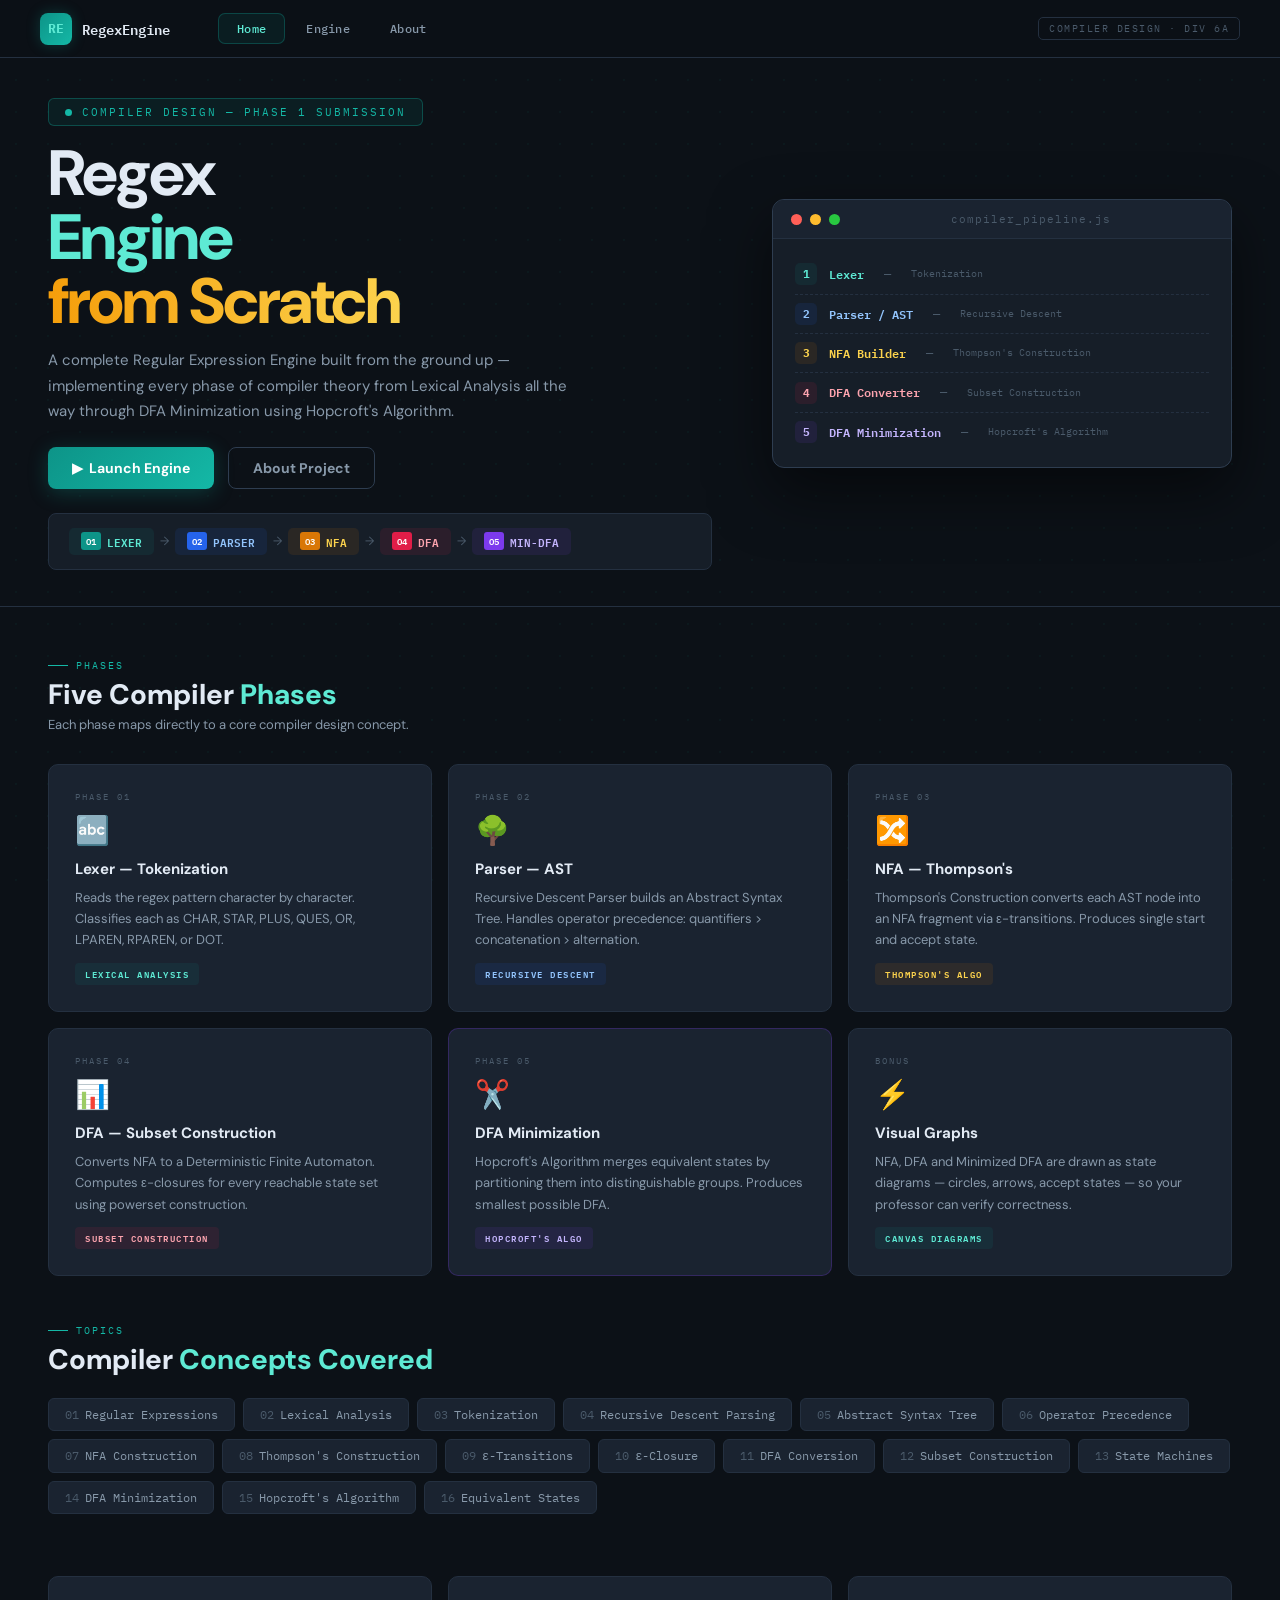
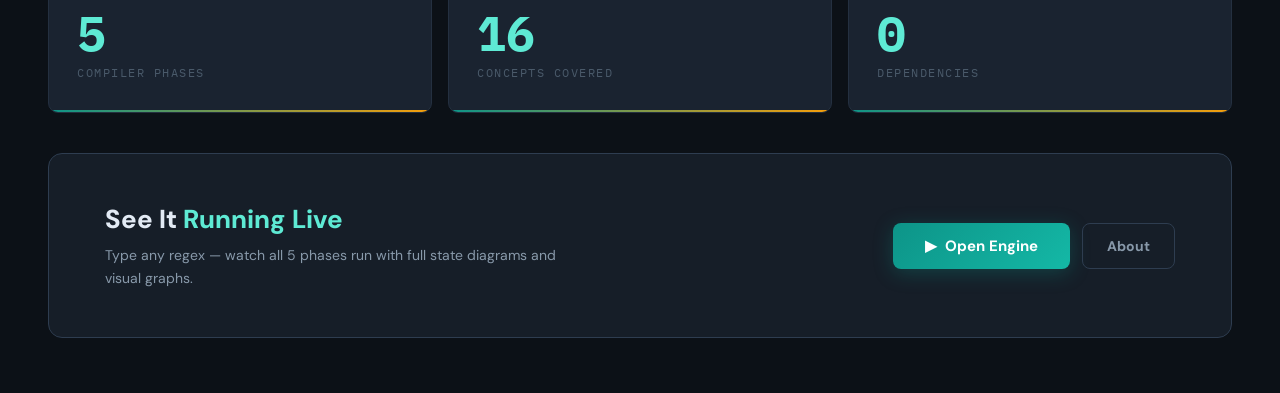
<file: index.html>
<!DOCTYPE html>
<html lang="en">
<head>
<meta charset="UTF-8"/>
<meta name="viewport" content="width=device-width,initial-scale=1.0"/>
<title>RegEx Engine — Home</title>
<link rel="stylesheet" href="style.css"/>
</head>
<body>

<nav>
  <a href="index.html" class="nav-logo"><div class="nav-icon"><span class="nav-icon-text">RE</span></div>RegexEngine</a>
  <div class="nav-links">
    <a href="index.html"  class="nav-btn act">Home</a>
    <a href="engine.html" class="nav-btn">Engine</a>
    <a href="about.html"  class="nav-btn">About</a>
  </div>
  <div class="nav-right"><span class="nav-tag">COMPILER DESIGN · DIV 6A</span></div>
</nav>

<div class="page-wrap">

  <!-- HERO -->
  <div class="wrap">
  <div class="hero-wrap">
    <div>
      <div class="hero-eyebrow ad"><span class="eyebrow-dot"></span>COMPILER DESIGN — PHASE 1 SUBMISSION</div>
      <h1 class="hero-title ad d1"><span class="t1">Regex</span><br/><span class="t2">Engine</span><br/><span class="t3">from Scratch</span></h1>
      <p class="hero-desc ad d2">A complete Regular Expression Engine built from the ground up — implementing every phase of compiler theory from Lexical Analysis all the way through DFA Minimization using Hopcroft's Algorithm.</p>
      <div class="hero-actions ad d3">
        <a href="engine.html" class="btn btn-teal">▶ &nbsp;Launch Engine</a>
        <a href="about.html"  class="btn btn-ghost">About Project</a>
      </div>
      <div class="pipe-row ad d4">
        <div class="pipe-pill" style="background:var(--tealbg);color:var(--teal3)"><span style="font-family:var(--mono);font-size:9px;background:var(--teal);color:#fff;padding:1px 5px;border-radius:3px">01</span>LEXER</div>
        <span class="pipe-arrow">→</span>
        <div class="pipe-pill" style="background:var(--bluebg);color:var(--blue3)"><span style="font-family:var(--mono);font-size:9px;background:var(--blue);color:#fff;padding:1px 5px;border-radius:3px">02</span>PARSER</div>
        <span class="pipe-arrow">→</span>
        <div class="pipe-pill" style="background:var(--amberbg);color:var(--amber3)"><span style="font-family:var(--mono);font-size:9px;background:var(--amber);color:#fff;padding:1px 5px;border-radius:3px">03</span>NFA</div>
        <span class="pipe-arrow">→</span>
        <div class="pipe-pill" style="background:var(--rosebg);color:var(--rose3)"><span style="font-family:var(--mono);font-size:9px;background:var(--rose);color:#fff;padding:1px 5px;border-radius:3px">04</span>DFA</div>
        <span class="pipe-arrow">→</span>
        <div class="pipe-pill" style="background:var(--violetbg);color:var(--violet3)"><span style="font-family:var(--mono);font-size:9px;background:var(--violet);color:#fff;padding:1px 5px;border-radius:3px">05</span>MIN-DFA</div>
      </div>
    </div>
    <div class="hero-terminal ad d2">
      <div class="term-bar">
        <div class="term-dot" style="background:#ff5f57"></div>
        <div class="term-dot" style="background:#febc2e"></div>
        <div class="term-dot" style="background:#28c840"></div>
        <span class="term-title">compiler_pipeline.js</span>
      </div>
      <div class="term-body">
        <div class="tl"><div class="tl-step" style="background:var(--tealbg);color:var(--teal3)">1</div><span class="tl-name" style="color:var(--teal3)">Lexer</span><span style="color:var(--muted);margin:0 8px">—</span><span class="tl-algo">Tokenization</span></div>
        <div class="tl-sep"></div>
        <div class="tl"><div class="tl-step" style="background:var(--bluebg);color:var(--blue3)">2</div><span class="tl-name" style="color:var(--blue3)">Parser / AST</span><span style="color:var(--muted);margin:0 8px">—</span><span class="tl-algo">Recursive Descent</span></div>
        <div class="tl-sep"></div>
        <div class="tl"><div class="tl-step" style="background:var(--amberbg);color:var(--amber3)">3</div><span class="tl-name" style="color:var(--amber3)">NFA Builder</span><span style="color:var(--muted);margin:0 8px">—</span><span class="tl-algo">Thompson's Construction</span></div>
        <div class="tl-sep"></div>
        <div class="tl"><div class="tl-step" style="background:var(--rosebg);color:var(--rose3)">4</div><span class="tl-name" style="color:var(--rose3)">DFA Converter</span><span style="color:var(--muted);margin:0 8px">—</span><span class="tl-algo">Subset Construction</span></div>
        <div class="tl-sep"></div>
        <div class="tl"><div class="tl-step" style="background:var(--violetbg);color:var(--violet3)">5</div><span class="tl-name" style="color:var(--violet3)">DFA Minimization</span><span style="color:var(--muted);margin:0 8px">—</span><span class="tl-algo">Hopcroft's Algorithm</span></div>
      </div>
    </div>
  </div>
  </div>

  <!-- FEATURES -->
  <div class="home-features"><div class="wrap">
    <div class="sec-tag">PHASES</div>
    <div class="sec-head">Five Compiler <em>Phases</em></div>
    <p class="sec-sub">Each phase maps directly to a core compiler design concept.</p>
    <div class="feat-grid">
      <div class="feat-card ar d1" style="--cl:var(--teal2)"><div class="feat-step">PHASE 01</div><div class="feat-icon">🔤</div><div class="feat-name">Lexer — Tokenization</div><div class="feat-desc">Reads the regex pattern character by character. Classifies each as CHAR, STAR, PLUS, QUES, OR, LPAREN, RPAREN, or DOT.</div><div class="feat-chip" style="background:var(--tealbg);color:var(--teal3)">LEXICAL ANALYSIS</div></div>
      <div class="feat-card ar d2" style="--cl:var(--blue2)"><div class="feat-step">PHASE 02</div><div class="feat-icon">🌳</div><div class="feat-name">Parser — AST</div><div class="feat-desc">Recursive Descent Parser builds an Abstract Syntax Tree. Handles operator precedence: quantifiers > concatenation > alternation.</div><div class="feat-chip" style="background:var(--bluebg);color:var(--blue3)">RECURSIVE DESCENT</div></div>
      <div class="feat-card ar d3" style="--cl:var(--amber2)"><div class="feat-step">PHASE 03</div><div class="feat-icon">🔀</div><div class="feat-name">NFA — Thompson's</div><div class="feat-desc">Thompson's Construction converts each AST node into an NFA fragment via ε-transitions. Produces single start and accept state.</div><div class="feat-chip" style="background:var(--amberbg);color:var(--amber3)">THOMPSON'S ALGO</div></div>
      <div class="feat-card ar d4" style="--cl:var(--rose2)"><div class="feat-step">PHASE 04</div><div class="feat-icon">📊</div><div class="feat-name">DFA — Subset Construction</div><div class="feat-desc">Converts NFA to a Deterministic Finite Automaton. Computes ε-closures for every reachable state set using powerset construction.</div><div class="feat-chip" style="background:var(--rosebg);color:var(--rose3)">SUBSET CONSTRUCTION</div></div>
      <div class="feat-card ar d5" style="--cl:var(--violet2);border-color:rgba(124,58,237,.25)"><div class="feat-step">PHASE 05</div><div class="feat-icon">✂️</div><div class="feat-name">DFA Minimization</div><div class="feat-desc">Hopcroft's Algorithm merges equivalent states by partitioning them into distinguishable groups. Produces smallest possible DFA.</div><div class="feat-chip" style="background:var(--violetbg);color:var(--violet3)">HOPCROFT'S ALGO</div></div>
      <div class="feat-card ar d6" style="--cl:var(--teal2)"><div class="feat-step">BONUS</div><div class="feat-icon">⚡</div><div class="feat-name">Visual Graphs</div><div class="feat-desc">NFA, DFA and Minimized DFA are drawn as state diagrams — circles, arrows, accept states — so your professor can verify correctness.</div><div class="feat-chip" style="background:var(--tealbg);color:var(--teal3)">CANVAS DIAGRAMS</div></div>
    </div>
  </div></div>

  <!-- CONCEPTS -->
  <div class="home-concepts"><div class="wrap">
    <div class="sec-tag">TOPICS</div>
    <div class="sec-head">Compiler <em>Concepts Covered</em></div>
    <div class="concept-cloud ar">
      <span class="concept-tag"><span class="n">01</span>Regular Expressions</span>
      <span class="concept-tag"><span class="n">02</span>Lexical Analysis</span>
      <span class="concept-tag"><span class="n">03</span>Tokenization</span>
      <span class="concept-tag"><span class="n">04</span>Recursive Descent Parsing</span>
      <span class="concept-tag"><span class="n">05</span>Abstract Syntax Tree</span>
      <span class="concept-tag"><span class="n">06</span>Operator Precedence</span>
      <span class="concept-tag"><span class="n">07</span>NFA Construction</span>
      <span class="concept-tag"><span class="n">08</span>Thompson's Construction</span>
      <span class="concept-tag"><span class="n">09</span>ε-Transitions</span>
      <span class="concept-tag"><span class="n">10</span>ε-Closure</span>
      <span class="concept-tag"><span class="n">11</span>DFA Conversion</span>
      <span class="concept-tag"><span class="n">12</span>Subset Construction</span>
      <span class="concept-tag"><span class="n">13</span>State Machines</span>
      <span class="concept-tag"><span class="n">14</span>DFA Minimization</span>
      <span class="concept-tag"><span class="n">15</span>Hopcroft's Algorithm</span>
      <span class="concept-tag"><span class="n">16</span>Equivalent States</span>
    </div>
  </div></div>

  <!-- STATS -->
  <div class="home-stats"><div class="wrap">
    <div class="stat-row ar">
      <div class="stat-box"><div class="stat-val">5</div><div class="stat-lbl">COMPILER PHASES</div></div>
      <div class="stat-box"><div class="stat-val">16</div><div class="stat-lbl">CONCEPTS COVERED</div></div>
      <div class="stat-box"><div class="stat-val">0</div><div class="stat-lbl">DEPENDENCIES</div></div>
    </div>
  </div></div>

  <!-- CTA -->
  <div class="home-cta"><div class="wrap">
    <div class="cta-inner ar">
      <div class="cta-text">
        <h2>See It <em>Running Live</em></h2>
        <p>Type any regex — watch all 5 phases run with full state diagrams and visual graphs.</p>
      </div>
      <div class="cta-btns">
        <a href="engine.html" class="btn btn-teal" style="font-size:15px;padding:13px 32px">▶ &nbsp;Open Engine</a>
        <a href="about.html"  class="btn btn-ghost">About</a>
      </div>
    </div>
  </div></div>

</div>
<script src="nav.js"></script>
</body>
</html>
</file>
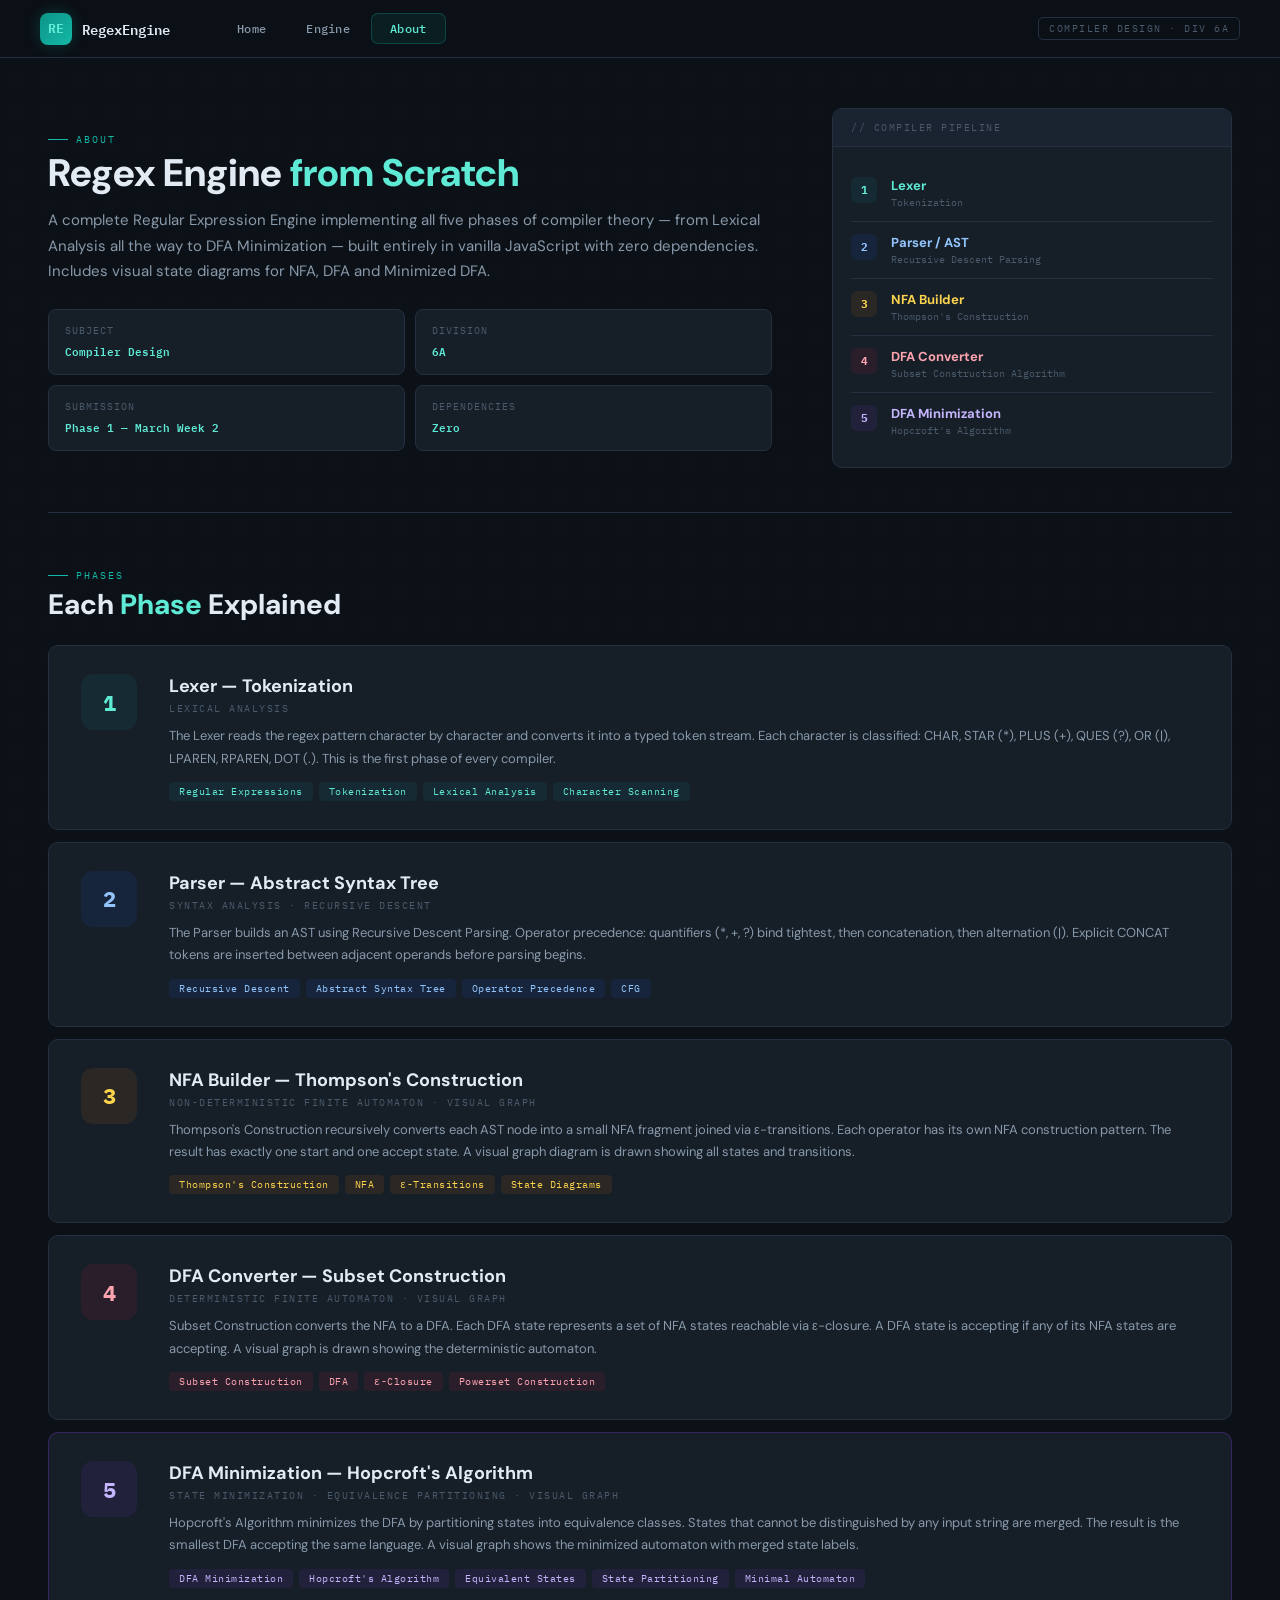
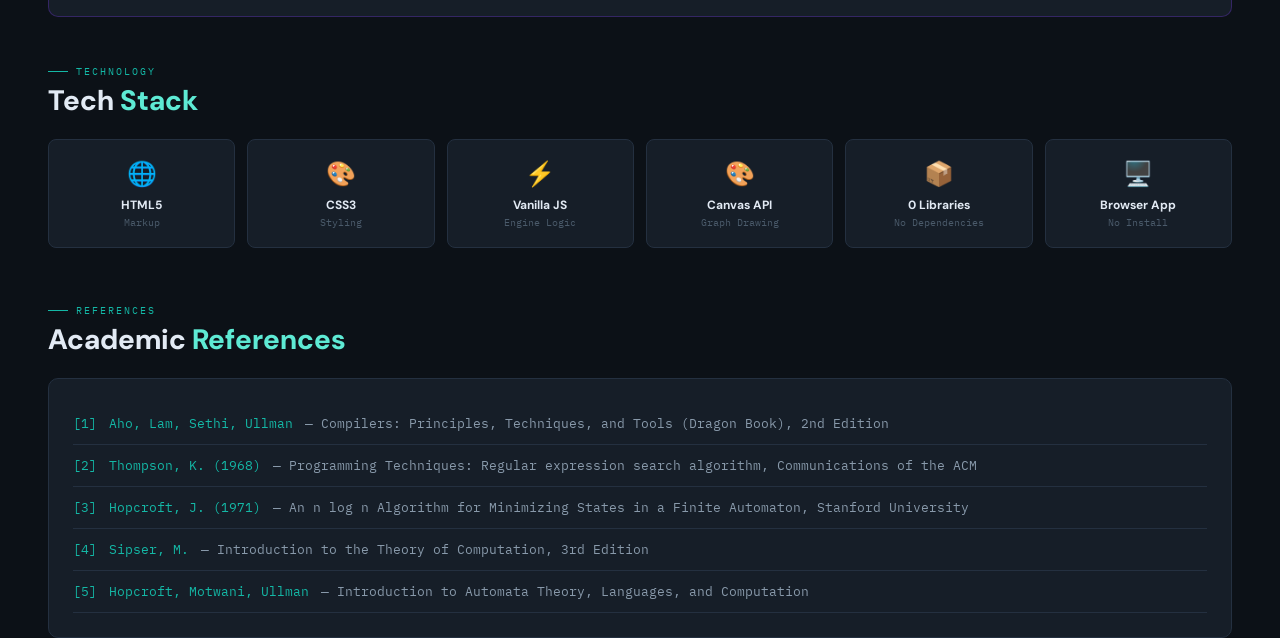
<file: about.html>
<!DOCTYPE html>
<html lang="en">
<head>
<meta charset="UTF-8"/>
<meta name="viewport" content="width=device-width,initial-scale=1.0"/>
<title>RegEx Engine — About</title>
<link rel="stylesheet" href="style.css"/>
</head>
<body>

<nav>
  <a href="index.html" class="nav-logo"><div class="nav-icon"><span class="nav-icon-text">RE</span></div>RegexEngine</a>
  <div class="nav-links">
    <a href="index.html"  class="nav-btn">Home</a>
    <a href="engine.html" class="nav-btn">Engine</a>
    <a href="about.html"  class="nav-btn act">About</a>
  </div>
  <div class="nav-right"><span class="nav-tag">COMPILER DESIGN · DIV 6A</span></div>
</nav>

<div class="page-wrap">
<div class="wrap">

  <!-- ABOUT HERO -->
  <div class="about-hero">
    <div>
      <div class="sec-tag">ABOUT</div>
      <h1 class="ah-title">Regex Engine <em>from Scratch</em></h1>
      <p class="ah-desc">A complete Regular Expression Engine implementing all five phases of compiler theory — from Lexical Analysis all the way to DFA Minimization — built entirely in vanilla JavaScript with zero dependencies. Includes visual state diagrams for NFA, DFA and Minimized DFA.</p>
      <div class="meta-grid">
        <div class="meta-item"><div class="meta-key">SUBJECT</div><div class="meta-val">Compiler Design</div></div>
        <div class="meta-item"><div class="meta-key">DIVISION</div><div class="meta-val">6A</div></div>
        <div class="meta-item"><div class="meta-key">SUBMISSION</div><div class="meta-val">Phase 1 — March Week 2</div></div>
        <div class="meta-item"><div class="meta-key">DEPENDENCIES</div><div class="meta-val">Zero</div></div>
      </div>
    </div>
    <div class="pipeline-visual">
      <div class="pv-head">// COMPILER PIPELINE</div>
      <div class="pv-body">
        <div class="pv-step"><div class="pv-num" style="background:var(--tealbg);color:var(--teal3)">1</div><div><div class="pv-name" style="color:var(--teal3)">Lexer</div><div class="pv-algo">Tokenization</div></div></div>
        <div class="pv-step"><div class="pv-num" style="background:var(--bluebg);color:var(--blue3)">2</div><div><div class="pv-name" style="color:var(--blue3)">Parser / AST</div><div class="pv-algo">Recursive Descent Parsing</div></div></div>
        <div class="pv-step"><div class="pv-num" style="background:var(--amberbg);color:var(--amber3)">3</div><div><div class="pv-name" style="color:var(--amber3)">NFA Builder</div><div class="pv-algo">Thompson's Construction</div></div></div>
        <div class="pv-step"><div class="pv-num" style="background:var(--rosebg);color:var(--rose3)">4</div><div><div class="pv-name" style="color:var(--rose3)">DFA Converter</div><div class="pv-algo">Subset Construction Algorithm</div></div></div>
        <div class="pv-step"><div class="pv-num" style="background:var(--violetbg);color:var(--violet3)">5</div><div><div class="pv-name" style="color:var(--violet3)">DFA Minimization</div><div class="pv-algo">Hopcroft's Algorithm</div></div></div>
      </div>
    </div>
  </div>

  <!-- PHASE BREAKDOWN -->
  <div class="sec-tag">PHASES</div>
  <div class="sec-head" style="margin-bottom:24px">Each <em>Phase</em> Explained</div>

  <div class="ph-card">
    <div class="ph-num" style="background:var(--tealbg);color:var(--teal3)">1</div>
    <div><h3>Lexer — Tokenization</h3><div class="algo">LEXICAL ANALYSIS</div>
    <p>The Lexer reads the regex pattern character by character and converts it into a typed token stream. Each character is classified: CHAR, STAR (*), PLUS (+), QUES (?), OR (|), LPAREN, RPAREN, DOT (.). This is the first phase of every compiler.</p>
    <div class="tag-row"><span class="ctag" style="background:var(--tealbg);color:var(--teal3)">Regular Expressions</span><span class="ctag" style="background:var(--tealbg);color:var(--teal3)">Tokenization</span><span class="ctag" style="background:var(--tealbg);color:var(--teal3)">Lexical Analysis</span><span class="ctag" style="background:var(--tealbg);color:var(--teal3)">Character Scanning</span></div>
    </div>
  </div>

  <div class="ph-card">
    <div class="ph-num" style="background:var(--bluebg);color:var(--blue3)">2</div>
    <div><h3>Parser — Abstract Syntax Tree</h3><div class="algo">SYNTAX ANALYSIS · RECURSIVE DESCENT</div>
    <p>The Parser builds an AST using Recursive Descent Parsing. Operator precedence: quantifiers (*, +, ?) bind tightest, then concatenation, then alternation (|). Explicit CONCAT tokens are inserted between adjacent operands before parsing begins.</p>
    <div class="tag-row"><span class="ctag" style="background:var(--bluebg);color:var(--blue3)">Recursive Descent</span><span class="ctag" style="background:var(--bluebg);color:var(--blue3)">Abstract Syntax Tree</span><span class="ctag" style="background:var(--bluebg);color:var(--blue3)">Operator Precedence</span><span class="ctag" style="background:var(--bluebg);color:var(--blue3)">CFG</span></div>
    </div>
  </div>

  <div class="ph-card">
    <div class="ph-num" style="background:var(--amberbg);color:var(--amber3)">3</div>
    <div><h3>NFA Builder — Thompson's Construction</h3><div class="algo">NON-DETERMINISTIC FINITE AUTOMATON · VISUAL GRAPH</div>
    <p>Thompson's Construction recursively converts each AST node into a small NFA fragment joined via ε-transitions. Each operator has its own NFA construction pattern. The result has exactly one start and one accept state. A visual graph diagram is drawn showing all states and transitions.</p>
    <div class="tag-row"><span class="ctag" style="background:var(--amberbg);color:var(--amber3)">Thompson's Construction</span><span class="ctag" style="background:var(--amberbg);color:var(--amber3)">NFA</span><span class="ctag" style="background:var(--amberbg);color:var(--amber3)">ε-Transitions</span><span class="ctag" style="background:var(--amberbg);color:var(--amber3)">State Diagrams</span></div>
    </div>
  </div>

  <div class="ph-card">
    <div class="ph-num" style="background:var(--rosebg);color:var(--rose3)">4</div>
    <div><h3>DFA Converter — Subset Construction</h3><div class="algo">DETERMINISTIC FINITE AUTOMATON · VISUAL GRAPH</div>
    <p>Subset Construction converts the NFA to a DFA. Each DFA state represents a set of NFA states reachable via ε-closure. A DFA state is accepting if any of its NFA states are accepting. A visual graph is drawn showing the deterministic automaton.</p>
    <div class="tag-row"><span class="ctag" style="background:var(--rosebg);color:var(--rose3)">Subset Construction</span><span class="ctag" style="background:var(--rosebg);color:var(--rose3)">DFA</span><span class="ctag" style="background:var(--rosebg);color:var(--rose3)">ε-Closure</span><span class="ctag" style="background:var(--rosebg);color:var(--rose3)">Powerset Construction</span></div>
    </div>
  </div>

  <div class="ph-card" style="border-color:rgba(124,58,237,.3)">
    <div class="ph-num" style="background:var(--violetbg);color:var(--violet3)">5</div>
    <div><h3>DFA Minimization — Hopcroft's Algorithm</h3><div class="algo">STATE MINIMIZATION · EQUIVALENCE PARTITIONING · VISUAL GRAPH</div>
    <p>Hopcroft's Algorithm minimizes the DFA by partitioning states into equivalence classes. States that cannot be distinguished by any input string are merged. The result is the smallest DFA accepting the same language. A visual graph shows the minimized automaton with merged state labels.</p>
    <div class="tag-row"><span class="ctag" style="background:var(--violetbg);color:var(--violet3)">DFA Minimization</span><span class="ctag" style="background:var(--violetbg);color:var(--violet3)">Hopcroft's Algorithm</span><span class="ctag" style="background:var(--violetbg);color:var(--violet3)">Equivalent States</span><span class="ctag" style="background:var(--violetbg);color:var(--violet3)">State Partitioning</span><span class="ctag" style="background:var(--violetbg);color:var(--violet3)">Minimal Automaton</span></div>
    </div>
  </div>

  <!-- TECH STACK -->
  <div class="sec-tag" style="margin-top:36px">TECHNOLOGY</div>
  <div class="sec-head" style="margin-bottom:22px">Tech <em>Stack</em></div>
  <div class="tech-grid">
    <div class="tech-card"><div class="tech-ic">🌐</div><div class="tech-nm">HTML5</div><div class="tech-ds">Markup</div></div>
    <div class="tech-card"><div class="tech-ic">🎨</div><div class="tech-nm">CSS3</div><div class="tech-ds">Styling</div></div>
    <div class="tech-card"><div class="tech-ic">⚡</div><div class="tech-nm">Vanilla JS</div><div class="tech-ds">Engine Logic</div></div>
    <div class="tech-card"><div class="tech-ic">🎨</div><div class="tech-nm">Canvas API</div><div class="tech-ds">Graph Drawing</div></div>
    <div class="tech-card"><div class="tech-ic">📦</div><div class="tech-nm">0 Libraries</div><div class="tech-ds">No Dependencies</div></div>
    <div class="tech-card"><div class="tech-ic">🖥️</div><div class="tech-nm">Browser App</div><div class="tech-ds">No Install</div></div>
  </div>

  <!-- REFERENCES -->
  <div class="sec-tag">REFERENCES</div>
  <div class="sec-head" style="margin-bottom:22px">Academic <em>References</em></div>
  <div class="card" style="background:var(--surface)">
    <ul class="ref-list">
      <li><span class="ref-n">[1]</span><span>Aho, Lam, Sethi, Ullman</span> — Compilers: Principles, Techniques, and Tools (Dragon Book), 2nd Edition</li>
      <li><span class="ref-n">[2]</span><span>Thompson, K. (1968)</span> — Programming Techniques: Regular expression search algorithm, Communications of the ACM</li>
      <li><span class="ref-n">[3]</span><span>Hopcroft, J. (1971)</span> — An n log n Algorithm for Minimizing States in a Finite Automaton, Stanford University</li>
      <li><span class="ref-n">[4]</span><span>Sipser, M.</span> — Introduction to the Theory of Computation, 3rd Edition</li>
      <li><span class="ref-n">[5]</span><span>Hopcroft, Motwani, Ullman</span> — Introduction to Automata Theory, Languages, and Computation</li>
    </ul>
  </div>

</div>
</div>
<script src="nav.js"></script>
</body>
</html>
</file>
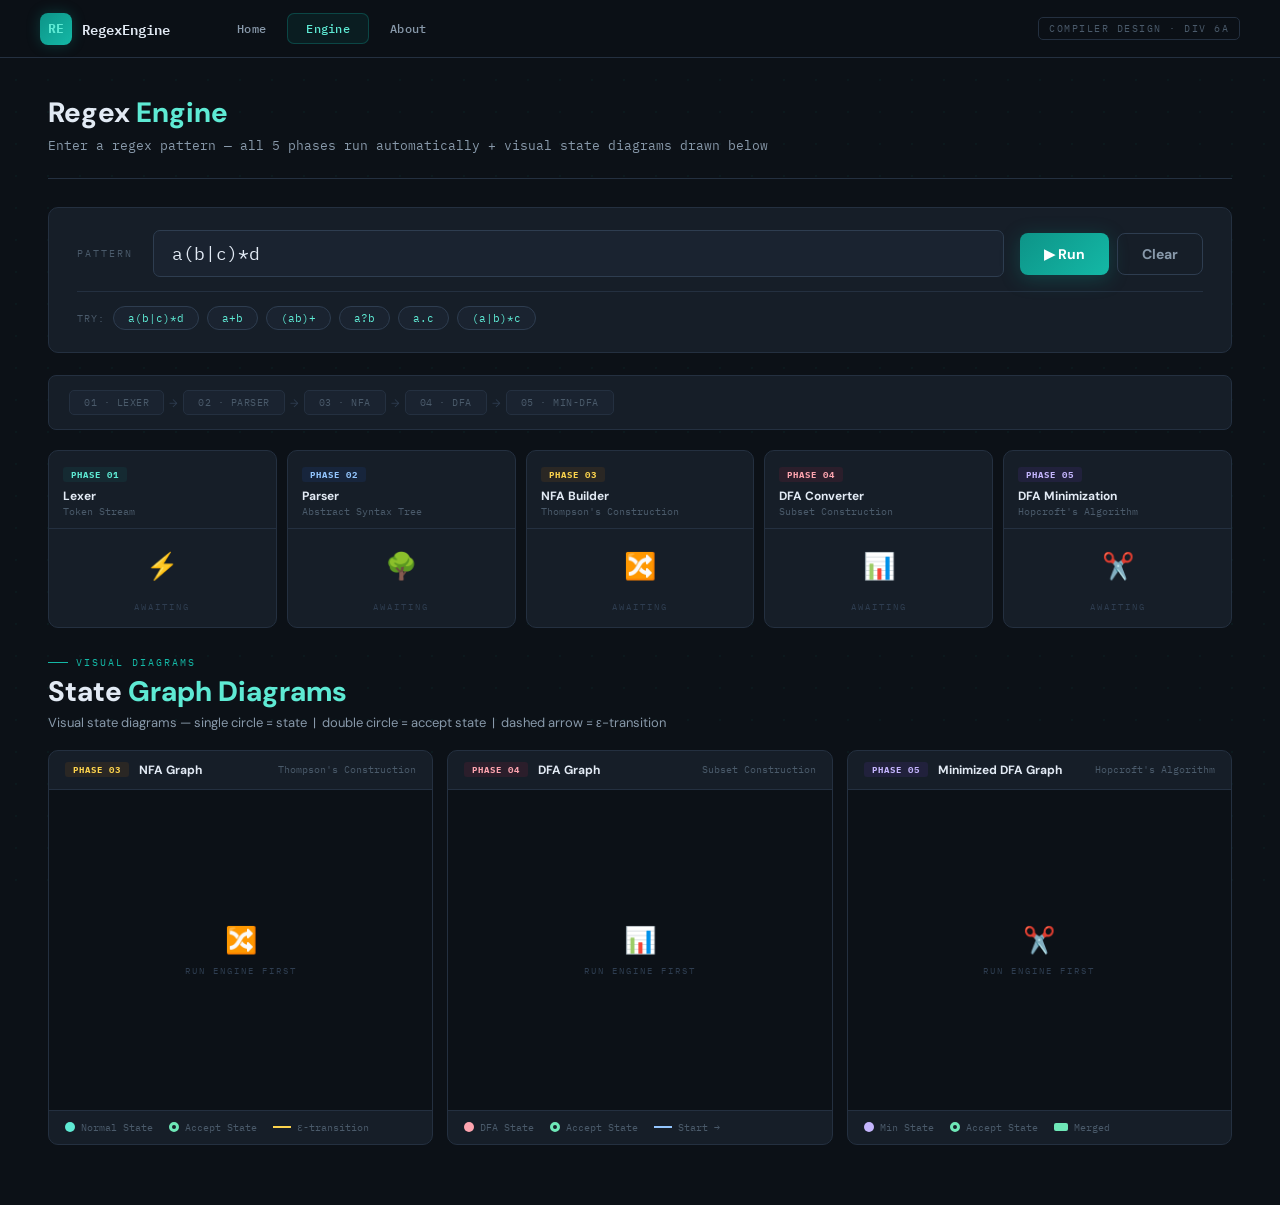
<file: engine.html>
<!DOCTYPE html>
<html lang="en">
<head>
<meta charset="UTF-8"/>
<meta name="viewport" content="width=device-width,initial-scale=1.0"/>
<title>RegEx Engine — Engine</title>
<link rel="stylesheet" href="style.css"/>
</head>
<body>

<nav>
  <a href="index.html" class="nav-logo"><div class="nav-icon"><span class="nav-icon-text">RE</span></div>RegexEngine</a>
  <div class="nav-links">
    <a href="index.html"  class="nav-btn">Home</a>
    <a href="engine.html" class="nav-btn act">Engine</a>
    <a href="about.html"  class="nav-btn">About</a>
  </div>
  <div class="nav-right"><span class="nav-tag">COMPILER DESIGN · DIV 6A</span></div>
</nav>

<div class="page-wrap">
<div class="wrap">

  <div class="eng-header">
    <h1>Regex <em>Engine</em></h1>
    <p>Enter a regex pattern — all 5 phases run automatically + visual state diagrams drawn below</p>
  </div>

  <!-- INPUT BAR -->
  <div class="inp-bar">
    <div class="inp-top">
      <span class="inp-label">PATTERN</span>
      <input class="inp-field" id="patIn" type="text" value="a(b|c)*d" spellcheck="false" placeholder="Enter regex pattern…"/>
      <div class="inp-actions">
        <button class="btn btn-teal" onclick="go()">▶ Run</button>
        <button class="btn btn-ghost" onclick="clearAll()">Clear</button>
      </div>
    </div>
    <div class="ex-strip">
      <span class="ex-lbl">TRY:</span>
      <span class="ex-chip" onclick="load('a(b|c)*d')">a(b|c)*d</span>
      <span class="ex-chip" onclick="load('a+b')">a+b</span>
      <span class="ex-chip" onclick="load('(ab)+')"> (ab)+</span>
      <span class="ex-chip" onclick="load('a?b')">a?b</span>
      <span class="ex-chip" onclick="load('a.c')">a.c</span>
      <span class="ex-chip" onclick="load('(a|b)*c')">(a|b)*c</span>
    </div>
  </div>

  <!-- PIPELINE PROGRESS BAR -->
  <div class="prog-bar">
    <div class="prog-step" id="ps1">01 · LEXER</div><div class="prog-arr">→</div>
    <div class="prog-step" id="ps2">02 · PARSER</div><div class="prog-arr">→</div>
    <div class="prog-step" id="ps3">03 · NFA</div><div class="prog-arr">→</div>
    <div class="prog-step" id="ps4">04 · DFA</div><div class="prog-arr">→</div>
    <div class="prog-step" id="ps5">05 · MIN-DFA</div>
  </div>

  <!-- 5 PHASE PANELS -->
  <div class="phases-grid">
    <div class="phase-panel pp1">
      <div class="pp-head"><div class="pp-badge">PHASE 01</div><div class="pp-title">Lexer</div><div class="pp-sub">Token Stream</div></div>
      <div class="pp-body" id="o-tok"><div class="empty-ph"><div class="ei">⚡</div><div class="et">AWAITING</div></div></div>
    </div>
    <div class="phase-panel pp2">
      <div class="pp-head"><div class="pp-badge">PHASE 02</div><div class="pp-title">Parser</div><div class="pp-sub">Abstract Syntax Tree</div></div>
      <div class="pp-body" id="o-ast"><div class="empty-ph"><div class="ei">🌳</div><div class="et">AWAITING</div></div></div>
    </div>
    <div class="phase-panel pp3">
      <div class="pp-head"><div class="pp-badge">PHASE 03</div><div class="pp-title">NFA Builder</div><div class="pp-sub">Thompson's Construction</div></div>
      <div class="pp-body" id="o-nfa"><div class="empty-ph"><div class="ei">🔀</div><div class="et">AWAITING</div></div></div>
    </div>
    <div class="phase-panel pp4">
      <div class="pp-head"><div class="pp-badge">PHASE 04</div><div class="pp-title">DFA Converter</div><div class="pp-sub">Subset Construction</div></div>
      <div class="pp-body" id="o-dfa"><div class="empty-ph"><div class="ei">📊</div><div class="et">AWAITING</div></div></div>
    </div>
    <div class="phase-panel pp5">
      <div class="pp-head"><div class="pp-badge">PHASE 05</div><div class="pp-title">DFA Minimization</div><div class="pp-sub">Hopcroft's Algorithm</div></div>
      <div class="pp-body" id="o-min"><div class="empty-ph"><div class="ei">✂️</div><div class="et">AWAITING</div></div></div>
    </div>
  </div>

  <!-- VISUAL GRAPH DIAGRAMS -->
  <div class="graph-section">
    <div style="margin-bottom:16px;">
      <div class="sec-tag">VISUAL DIAGRAMS</div>
      <div class="sec-head">State <em>Graph Diagrams</em></div>
      <p class="sec-sub" style="margin-top:4px;">Visual state diagrams — single circle = state &nbsp;|&nbsp; double circle = accept state &nbsp;|&nbsp; dashed arrow = ε-transition</p>
    </div>
    <div class="graph-grid">

      <!-- NFA GRAPH -->
      <div class="graph-card">
        <div class="graph-head">
          <div class="graph-badge gb-nfa">PHASE 03</div>
          <span class="graph-title">NFA Graph</span>
          <span class="graph-sub">Thompson's Construction</span>
        </div>
        <div class="graph-canvas-wrap">
          <canvas class="graph-cv" id="cv-nfa"></canvas>
          <div class="empty-ph" id="eg-nfa" style="position:absolute;inset:0;display:flex;">
            <div class="ei">🔀</div><div class="et">RUN ENGINE FIRST</div>
          </div>
        </div>
        <div class="graph-legend">
          <div class="gl-item"><div class="gl-dot" style="background:#5eead4"></div>Normal State</div>
          <div class="gl-item"><div class="gl-dot" style="background:transparent;border:3px solid #6ee7b7"></div>Accept State</div>
          <div class="gl-item"><div class="gl-dot" style="background:#fcd34d;border-radius:0;width:18px;height:2px;margin:4px 0"></div>ε-transition</div>
        </div>
      </div>

      <!-- DFA GRAPH -->
      <div class="graph-card">
        <div class="graph-head">
          <div class="graph-badge gb-dfa">PHASE 04</div>
          <span class="graph-title">DFA Graph</span>
          <span class="graph-sub">Subset Construction</span>
        </div>
        <div class="graph-canvas-wrap">
          <canvas class="graph-cv" id="cv-dfa"></canvas>
          <div class="empty-ph" id="eg-dfa" style="position:absolute;inset:0;display:flex;">
            <div class="ei">📊</div><div class="et">RUN ENGINE FIRST</div>
          </div>
        </div>
        <div class="graph-legend">
          <div class="gl-item"><div class="gl-dot" style="background:#fda4af"></div>DFA State</div>
          <div class="gl-item"><div class="gl-dot" style="background:transparent;border:3px solid #6ee7b7"></div>Accept State</div>
          <div class="gl-item"><div class="gl-dot" style="background:#93c5fd;border-radius:0;width:18px;height:2px;margin:4px 0"></div>Start →</div>
        </div>
      </div>

      <!-- MIN DFA GRAPH -->
      <div class="graph-card">
        <div class="graph-head">
          <div class="graph-badge gb-min">PHASE 05</div>
          <span class="graph-title">Minimized DFA Graph</span>
          <span class="graph-sub">Hopcroft's Algorithm</span>
        </div>
        <div class="graph-canvas-wrap">
          <canvas class="graph-cv" id="cv-min"></canvas>
          <div class="empty-ph" id="eg-min" style="position:absolute;inset:0;display:flex;">
            <div class="ei">✂️</div><div class="et">RUN ENGINE FIRST</div>
          </div>
        </div>
        <div class="graph-legend">
          <div class="gl-item"><div class="gl-dot" style="background:#c4b5fd"></div>Min State</div>
          <div class="gl-item"><div class="gl-dot" style="background:transparent;border:3px solid #6ee7b7"></div>Accept State</div>
          <div class="gl-item"><div class="gl-dot" style="background:#6ee7b7;border-radius:2px;width:14px;height:8px"></div>Merged</div>
        </div>
      </div>

    </div>
  </div>

</div>
</div>

<script src="engine.js"></script>
<script src="nav.js"></script>
<script>
function setStep(n) {
  for (let i=1;i<=5;i++) {
    const el=document.getElementById('ps'+i);
    if      (i<n)  el.className='prog-step done';
    else if (i===n) el.className='prog-step active';
    else            el.className='prog-step';
  }
}
function clearAll() {
  [['o-tok','⚡'],['o-ast','🌳'],['o-nfa','🔀'],['o-dfa','📊'],['o-min','✂️']].forEach(([id,ic])=>
    document.getElementById(id).innerHTML=`<div class="empty-ph"><div class="ei">${ic}</div><div class="et">AWAITING</div></div>`
  );
  for (let i=1;i<=5;i++) document.getElementById('ps'+i).className='prog-step';
  ['eg-nfa','eg-dfa','eg-min'].forEach(id=>document.getElementById(id).style.display='flex');
}
function load(p) { document.getElementById('patIn').value=p; go(); }
function go() {
  const pat=document.getElementById('patIn').value.trim();
  if (!pat) return;
  clearAll();
  try {
    let d=0;
    [1,2,3,4,5].forEach(n=>{ setTimeout(()=>setStep(n),d); d+=110; });
    setTimeout(()=>{ for(let i=1;i<=5;i++) document.getElementById('ps'+i).className='prog-step done'; }, d);
    const {tokens,ast,nfa,nfaInfo,alpha,dfa,min} = runEngine(pat);
    document.getElementById('o-tok').innerHTML = renderTokens(tokens,pat);
    document.getElementById('o-ast').innerHTML = renderAST(ast,pat);
    document.getElementById('o-nfa').innerHTML = renderNFA(nfa,nfaInfo);
    document.getElementById('o-dfa').innerHTML = renderDFA(dfa,alpha);
    document.getElementById('o-min').innerHTML = renderMin(min,dfa);
    // Draw visual graphs after DOM updates
    setTimeout(()=>drawAllGraphs(nfa,nfaInfo,dfa,min), 120);
  } catch(e) {
    document.getElementById('o-tok').innerHTML=`<div style="color:#fda4af;font-size:11px">⚠ Error: ${esc(e.message)}</div>`;
  }
}
document.addEventListener('DOMContentLoaded',()=>{
  document.getElementById('patIn').addEventListener('keydown',e=>{ if(e.key==='Enter') go(); });
});
</script>
</body>
</html>
</file>
<file: style.css>
/* ═══════════════════════════════════════════════
   REGEX ENGINE — Shared Stylesheet
   Theme: Deep Teal + Amber on Dark Slate
═══════════════════════════════════════════════ */
@import url('https://fonts.googleapis.com/css2?family=IBM+Plex+Mono:wght@300;400;500;600;700&family=DM+Sans:wght@300;400;500;600;700;800&display=swap');

:root {
  --bg:#0c1117; --bg2:#111820; --surface:#161e28; --card:#1a2330; --card2:#1f2a3a;
  --border:#243040; --border2:#2e3d50;
  --teal:#0d9488; --teal2:#14b8a6; --teal3:#5eead4;
  --tealbg:rgba(13,148,136,0.1); --tealglow:rgba(13,148,136,0.3);
  --amber:#d97706; --amber2:#f59e0b; --amber3:#fcd34d; --amberbg:rgba(217,119,6,0.1);
  --blue:#2563eb; --blue2:#3b82f6; --blue3:#93c5fd; --bluebg:rgba(37,99,235,0.1);
  --rose:#e11d48; --rose2:#f43f5e; --rose3:#fda4af; --rosebg:rgba(225,29,72,0.1);
  --green:#059669; --green2:#10b981; --green3:#6ee7b7; --greenbg:rgba(5,150,105,0.1);
  --violet:#7c3aed; --violet2:#8b5cf6; --violet3:#c4b5fd; --violetbg:rgba(124,58,237,0.1);
  --text:#e2eaf4; --text2:#8899aa; --muted:#4a5a6a;
  --mono:'IBM Plex Mono',monospace; --sans:'DM Sans',sans-serif;
  --nav:58px; --r:10px;
}

*,*::before,*::after { margin:0; padding:0; box-sizing:border-box; }
html { scroll-behavior:smooth; font-size:15px; }
body { background:var(--bg); color:var(--text); font-family:var(--sans); min-height:100vh; overflow-x:hidden; }
body::after { content:''; position:fixed; inset:0; background-image:radial-gradient(circle,rgba(13,148,136,0.06) 1px,transparent 1px); background-size:32px 32px; pointer-events:none; z-index:0; }

/* ── NAV ── */
nav { position:fixed; top:0; left:0; right:0; z-index:300; height:var(--nav); background:rgba(12,17,23,0.92); backdrop-filter:blur(20px); border-bottom:1px solid var(--border); display:flex; align-items:center; padding:0 40px; }
.nav-logo { display:flex; align-items:center; gap:10px; font-family:var(--mono); font-size:14px; font-weight:600; color:var(--text); cursor:pointer; margin-right:48px; text-decoration:none; }
.nav-icon { width:32px; height:32px; border-radius:8px; background:linear-gradient(135deg,var(--teal),var(--teal2)); display:flex; align-items:center; justify-content:center; box-shadow:0 0 14px var(--tealglow); }
.nav-icon-text { color:var(--teal3); font-weight:700; font-size:13px; }
.nav-links { display:flex; gap:2px; flex:1; }
.nav-btn { padding:7px 18px; border-radius:7px; font-family:var(--mono); font-size:12px; font-weight:500; color:var(--text2); cursor:pointer; border:1px solid transparent; background:none; transition:all .2s; letter-spacing:.3px; text-decoration:none; display:inline-flex; align-items:center; }
.nav-btn:hover { color:var(--text); background:var(--card); border-color:var(--border); }
.nav-btn.act { color:var(--teal3); background:var(--tealbg); border-color:rgba(13,148,136,0.35); }
.nav-right { margin-left:auto; display:flex; align-items:center; gap:12px; }
.nav-tag { font-family:var(--mono); font-size:10px; color:var(--muted); letter-spacing:1.5px; border:1px solid var(--border); border-radius:5px; padding:4px 10px; }

/* ── PAGE WRAPPER ── */
.page-wrap { position:relative; z-index:1; padding-top:var(--nav); min-height:100vh; }
.wrap { max-width:1440px; margin:0 auto; padding:0 48px; }

/* ── SECTION LABELS ── */
.sec-tag { display:inline-flex; align-items:center; gap:8px; font-family:var(--mono); font-size:10px; letter-spacing:2px; color:var(--teal2); margin-bottom:6px; }
.sec-tag::before { content:''; width:20px; height:1px; background:var(--teal2); }
.sec-head { font-size:clamp(22px,2.2vw,32px); font-weight:800; line-height:1.18; margin-bottom:4px; }
.sec-head em { color:var(--teal3); font-style:normal; }
.sec-sub { font-size:13px; color:var(--text2); line-height:1.6; }
.card { background:var(--card); border:1px solid var(--border); border-radius:var(--r); padding:24px; transition:border-color .2s; }
.card:hover { border-color:var(--border2); }

/* ── BUTTONS ── */
.btn { display:inline-flex; align-items:center; gap:8px; padding:11px 24px; border-radius:8px; border:none; font-family:var(--sans); font-size:14px; font-weight:700; cursor:pointer; transition:all .2s; text-decoration:none; }
.btn-teal { background:linear-gradient(135deg,var(--teal),var(--teal2)); color:#fff; box-shadow:0 4px 20px var(--tealglow); }
.btn-teal:hover { transform:translateY(-2px); box-shadow:0 8px 28px var(--tealglow); }
.btn-ghost { background:transparent; color:var(--text2); border:1px solid var(--border2); }
.btn-ghost:hover { border-color:var(--teal2); color:var(--teal3); }

/* ── ANIMATIONS ── */
@keyframes rise   { from{opacity:0;transform:translateY(24px)} to{opacity:1;transform:translateY(0)} }
@keyframes drop   { from{opacity:0;transform:translateY(-16px)} to{opacity:1;transform:translateY(0)} }
@keyframes ticker { 0%{box-shadow:0 0 0 0 rgba(13,148,136,.4)} 70%{box-shadow:0 0 0 8px rgba(13,148,136,0)} 100%{box-shadow:0 0 0 0 rgba(13,148,136,0)} }
.ar { animation:rise .5s ease both; } .ad { animation:drop .5s ease both; }
.d1{animation-delay:.07s} .d2{animation-delay:.14s} .d3{animation-delay:.21s}
.d4{animation-delay:.28s} .d5{animation-delay:.35s} .d6{animation-delay:.42s}

/* ── TOKENS ── */
.tk { display:inline-block; padding:1px 7px; border-radius:4px; margin:2px; font-size:10px; font-family:var(--mono); }
.tk-CHAR   { background:rgba(14,116,144,.15); color:#67e8f9; border:1px solid rgba(14,116,144,.2); }
.tk-DOT    { background:rgba(217,119,6,.15);  color:#fcd34d; border:1px solid rgba(217,119,6,.2); }
.tk-STAR,.tk-PLUS,.tk-QUES { background:rgba(37,99,235,.15); color:#93c5fd; border:1px solid rgba(37,99,235,.2); }
.tk-OR     { background:rgba(225,29,72,.15);  color:#fda4af; border:1px solid rgba(225,29,72,.2); }
.tk-LPAREN,.tk-RPAREN { background:rgba(124,58,237,.15); color:#c4b5fd; border:1px solid rgba(124,58,237,.2); }
.tk-CONCAT { background:var(--tealbg); color:var(--teal3); border:1px solid rgba(13,148,136,.2); }

/* ── STATE CHIPS ── */
.sc  { display:inline-flex; align-items:center; padding:1px 8px; border-radius:4px; margin:2px; font-family:var(--mono); font-size:10px; }
.sc-n  { background:var(--tealbg);   color:var(--teal3);   border:1px solid rgba(13,148,136,.25); }
.sc-a  { background:var(--greenbg);  color:var(--green3);  border:1px solid rgba(5,150,105,.3); }
.sc-d  { background:var(--rosebg);   color:var(--rose3);   border:1px solid rgba(225,29,72,.25); }
.sc-da { background:var(--greenbg);  color:var(--green3);  border:1px solid rgba(5,150,105,.3); }
.sc-m  { background:var(--violetbg); color:var(--violet3); border:1px solid rgba(124,58,237,.25); }
.sc-ma { background:var(--greenbg);  color:var(--green3);  border:1px solid rgba(5,150,105,.3); }
.tr-row { display:flex; align-items:center; gap:5px; margin:2px 0; }
.tr-lbl { font-family:var(--mono); font-size:10px; background:var(--amberbg); color:var(--amber3); padding:1px 6px; border-radius:3px; }
.tr-arr { color:var(--muted); font-size:10px; }

/* ── AST TREE ── */
.tree-line { font-family:var(--mono); font-size:10.5px; line-height:1.9; }
.tc { color:var(--border2); }
.tn-CHAR { color:#67e8f9; } .tn-DOT { color:#fcd34d; } .tn-OR { color:#fda4af; }
.tn-CONCAT { color:var(--teal3); } .tn-STAR,.tn-PLUS,.tn-QUES { color:#93c5fd; }
.part-row { margin:4px 0; }
.part-lbl { font-family:var(--mono); font-size:9px; color:var(--muted); letter-spacing:1px; margin-bottom:3px; }

/* ── SCROLLBAR ── */
::-webkit-scrollbar { width:5px; height:5px; }
::-webkit-scrollbar-track { background:transparent; }
::-webkit-scrollbar-thumb { background:var(--border2); border-radius:3px; }

/* ══════════════════════════════════
   HOME PAGE STYLES
══════════════════════════════════ */
.hero-wrap { display:grid; grid-template-columns:1fr 460px; gap:60px; align-items:center; padding:40px 0 36px; }
.hero-eyebrow { display:inline-flex; align-items:center; gap:10px; background:var(--tealbg); border:1px solid rgba(13,148,136,.4); border-radius:6px; padding:6px 16px; margin-bottom:16px; font-family:var(--mono); font-size:11px; color:var(--teal2); letter-spacing:2px; }
.eyebrow-dot { width:7px; height:7px; border-radius:50%; background:var(--teal2); animation:ticker 2s infinite; }
.hero-title { font-size:clamp(48px,5vw,72px); font-weight:800; line-height:1.0; letter-spacing:-2px; margin-bottom:14px; }
.hero-title .t1 { color:var(--text); } .hero-title .t2 { color:var(--teal3); }
.hero-title .t3 { background:linear-gradient(90deg,var(--amber2),var(--amber3)); -webkit-background-clip:text; -webkit-text-fill-color:transparent; background-clip:text; }
.hero-desc { font-size:15px; color:var(--text2); max-width:520px; line-height:1.7; margin-bottom:22px; }
.hero-actions { display:flex; gap:14px; margin-bottom:24px; }
.pipe-row { display:flex; align-items:center; gap:6px; padding:14px 20px; background:var(--surface); border:1px solid var(--border); border-radius:8px; flex-wrap:wrap; }
.pipe-pill { display:flex; align-items:center; gap:6px; font-family:var(--mono); font-size:11px; padding:4px 12px; border-radius:5px; font-weight:600; }
.pipe-arrow { color:var(--muted); font-size:12px; }
.hero-terminal { background:var(--surface); border:1px solid var(--border2); border-radius:12px; overflow:hidden; box-shadow:0 24px 60px rgba(0,0,0,.5); }
.term-bar { background:var(--card); padding:12px 18px; display:flex; align-items:center; gap:8px; border-bottom:1px solid var(--border); }
.term-dot { width:11px; height:11px; border-radius:50%; }
.term-title { font-family:var(--mono); font-size:11px; color:var(--muted); margin-left:auto; margin-right:auto; letter-spacing:1px; }
.term-body { padding:22px; font-family:var(--mono); font-size:12px; line-height:2.2; }
.tl { display:flex; align-items:center; gap:12px; }
.tl-step { width:22px; height:22px; border-radius:5px; display:flex; align-items:center; justify-content:center; font-size:11px; font-weight:700; flex-shrink:0; }
.tl-name { font-weight:600; } .tl-algo { color:var(--muted); font-size:10px; }
.tl-sep { border-top:1px dashed var(--border); margin:6px 0; }
.home-features { padding:44px 0 40px; border-top:1px solid var(--border); }
.feat-grid { display:grid; grid-template-columns:repeat(3,1fr); gap:16px; margin-top:28px; }
.feat-card { background:var(--card); border:1px solid var(--border); border-radius:var(--r); padding:26px; position:relative; overflow:hidden; transition:all .25s; cursor:default; }
.feat-card::before { content:''; position:absolute; top:0; left:0; right:0; height:2px; background:var(--cl,var(--teal2)); opacity:0; transition:opacity .3s; }
.feat-card:hover { border-color:var(--border2); transform:translateY(-4px); } .feat-card:hover::before { opacity:1; }
.feat-step { font-family:var(--mono); font-size:9px; letter-spacing:2px; color:var(--muted); margin-bottom:10px; }
.feat-icon { font-size:28px; margin-bottom:10px; } .feat-name { font-size:15px; font-weight:700; margin-bottom:8px; }
.feat-desc { font-size:13px; color:var(--text2); line-height:1.65; }
.feat-chip { display:inline-block; margin-top:12px; font-family:var(--mono); font-size:9px; letter-spacing:1.5px; padding:3px 10px; border-radius:4px; font-weight:600; }
.home-concepts { padding:0 0 40px; }
.concept-cloud { display:flex; flex-wrap:wrap; gap:8px; margin-top:22px; }
.concept-tag { font-family:var(--mono); font-size:12px; padding:8px 16px; border-radius:6px; background:var(--card); border:1px solid var(--border); color:var(--text2); transition:all .2s; cursor:default; }
.concept-tag:hover { border-color:var(--teal2); color:var(--teal3); background:var(--tealbg); }
.concept-tag .n { color:var(--muted); margin-right:6px; }
.home-stats { padding:0 0 40px; }
.stat-row { display:grid; grid-template-columns:repeat(3,1fr); gap:16px; margin-top:22px; }
.stat-box { background:var(--card); border:1px solid var(--border); border-radius:var(--r); padding:32px 28px; position:relative; overflow:hidden; }
.stat-box::after { content:''; position:absolute; bottom:0; left:0; right:0; height:2px; background:linear-gradient(90deg,var(--teal),var(--amber2)); }
.stat-val { font-family:var(--mono); font-size:48px; font-weight:700; color:var(--teal3); line-height:1; }
.stat-lbl { font-size:12px; color:var(--muted); margin-top:8px; font-family:var(--mono); letter-spacing:1.5px; }
.home-cta { padding:0 0 56px; }
.cta-inner { background:var(--surface); border:1px solid var(--border2); border-radius:14px; padding:48px 56px; display:flex; align-items:center; justify-content:space-between; gap:40px; }
.cta-text h2 { font-size:26px; font-weight:800; margin-bottom:8px; }
.cta-text h2 em { color:var(--teal3); font-style:normal; }
.cta-text p { font-size:14px; color:var(--text2); max-width:480px; line-height:1.6; }
.cta-btns { display:flex; gap:12px; flex-shrink:0; }

/* ══════════════════════════════════
   ENGINE PAGE STYLES
══════════════════════════════════ */
.eng-header { padding:36px 0 24px; border-bottom:1px solid var(--border); margin-bottom:28px; }
.eng-header h1 { font-size:28px; font-weight:800; } .eng-header h1 em { color:var(--teal3); font-style:normal; }
.eng-header p { font-size:13px; color:var(--text2); font-family:var(--mono); margin-top:6px; }
.inp-bar { background:var(--surface); border:1px solid var(--border); border-radius:var(--r); padding:22px 28px; margin-bottom:22px; }
.inp-top { display:flex; align-items:center; gap:16px; }
.inp-label { font-family:var(--mono); font-size:10px; color:var(--muted); letter-spacing:2px; white-space:nowrap; margin-right:4px; }
.inp-field { flex:1; background:var(--card); border:1px solid var(--border2); border-radius:7px; padding:11px 18px; font-family:var(--mono); font-size:18px; color:var(--text); outline:none; transition:all .2s; }
.inp-field:focus { border-color:var(--teal); box-shadow:0 0 0 3px rgba(13,148,136,.15); }
.inp-actions { display:flex; gap:8px; }
.ex-strip { display:flex; align-items:center; gap:8px; margin-top:14px; padding-top:14px; border-top:1px solid var(--border); flex-wrap:wrap; }
.ex-lbl { font-family:var(--mono); font-size:10px; color:var(--muted); letter-spacing:1px; }
.ex-chip { font-family:var(--mono); font-size:11px; padding:4px 14px; border-radius:20px; background:var(--card); border:1px solid var(--border2); color:var(--teal3); cursor:pointer; transition:all .2s; }
.ex-chip:hover { background:var(--tealbg); border-color:var(--teal2); }
.prog-bar { display:flex; align-items:center; gap:5px; margin-bottom:20px; padding:14px 20px; background:var(--surface); border:1px solid var(--border); border-radius:8px; flex-wrap:wrap; }
.prog-step { display:flex; align-items:center; gap:6px; font-family:var(--mono); font-size:10px; letter-spacing:.5px; padding:5px 14px; border-radius:5px; background:var(--card); border:1px solid var(--border); color:var(--muted); transition:all .3s; }
.prog-step.active { background:var(--tealbg); border-color:rgba(13,148,136,.4); color:var(--teal3); }
.prog-step.done   { background:var(--greenbg); border-color:rgba(5,150,105,.4); color:var(--green3); }
.prog-arr { color:var(--border2); font-size:11px; }
.phases-grid { display:grid; grid-template-columns:repeat(5,1fr); gap:10px; }
.phase-panel { background:var(--surface); border:1px solid var(--border); border-radius:var(--r); overflow:hidden; display:flex; flex-direction:column; transition:border-color .2s; }
.phase-panel:hover { border-color:var(--border2); }
.pp-head { padding:12px 14px 10px; border-bottom:1px solid var(--border); }
.pp-badge { font-family:var(--mono); font-size:9px; font-weight:700; padding:2px 8px; border-radius:3px; letter-spacing:1px; display:inline-block; margin-bottom:6px; }
.pp-title { font-size:12px; font-weight:700; color:var(--text); } .pp-sub { font-family:var(--mono); font-size:10px; color:var(--muted); margin-top:1px; }
.pp1 .pp-badge { background:var(--tealbg);   color:var(--teal3); }
.pp2 .pp-badge { background:var(--bluebg);   color:var(--blue3); }
.pp3 .pp-badge { background:var(--amberbg);  color:var(--amber3); }
.pp4 .pp-badge { background:var(--rosebg);   color:var(--rose3); }
.pp5 .pp-badge { background:var(--violetbg); color:var(--violet3); }
.pp-body { padding:12px; flex:1; height:360px; overflow-y:auto; font-family:var(--mono); font-size:10.5px; line-height:1.9; }
.pp-body::-webkit-scrollbar { width:3px; } .pp-body::-webkit-scrollbar-thumb { background:var(--border2); border-radius:2px; }
.empty-ph { height:100%; display:flex; flex-direction:column; align-items:center; justify-content:center; gap:8px; color:var(--border2); }
.empty-ph .ei { font-size:26px; } .empty-ph .et { font-size:9px; letter-spacing:2px; font-family:var(--mono); }

/* ── GRAPH VISUAL PANELS ── */
.graph-section { margin-top:20px; padding-bottom:60px; }
.graph-grid { display:grid; grid-template-columns:repeat(3,1fr); gap:14px; margin-top:0; }
.graph-card { background:var(--surface); border:1px solid var(--border); border-radius:var(--r); overflow:hidden; }
.graph-head { padding:11px 16px; border-bottom:1px solid var(--border); display:flex; align-items:center; gap:10px; }
.graph-badge { font-family:var(--mono); font-size:9px; font-weight:700; padding:2px 8px; border-radius:3px; letter-spacing:1px; }
.gb-nfa { background:var(--amberbg); color:var(--amber3); }
.gb-dfa { background:var(--rosebg);  color:var(--rose3); }
.gb-min { background:var(--violetbg);color:var(--violet3); }
.graph-title { font-size:12px; font-weight:700; color:var(--text); }
.graph-sub   { font-family:var(--mono); font-size:10px; color:var(--muted); margin-left:auto; }
.graph-canvas-wrap { position:relative; width:100%; height:320px; background:var(--bg); }
canvas.graph-cv { width:100%; height:100%; display:block; }
.graph-legend { padding:10px 16px; border-top:1px solid var(--border); display:flex; gap:16px; flex-wrap:wrap; }
.gl-item { display:flex; align-items:center; gap:6px; font-family:var(--mono); font-size:10px; color:var(--muted); }
.gl-dot { width:10px; height:10px; border-radius:50%; flex-shrink:0; }

/* ══════════════════════════════════
   ABOUT PAGE STYLES
══════════════════════════════════ */
.about-hero { padding:50px 0 44px; border-bottom:1px solid var(--border); margin-bottom:48px; display:grid; grid-template-columns:1fr 400px; gap:60px; align-items:center; }
.ah-title { font-size:clamp(28px,3vw,44px); font-weight:800; line-height:1.1; margin-bottom:14px; }
.ah-title em { color:var(--teal3); font-style:normal; }
.ah-desc { font-size:15px; color:var(--text2); line-height:1.7; margin-bottom:24px; }
.meta-grid { display:grid; grid-template-columns:1fr 1fr; gap:10px; }
.meta-item { background:var(--surface); border:1px solid var(--border); border-radius:8px; padding:14px 16px; font-family:var(--mono); font-size:11px; }
.meta-key { color:var(--muted); font-size:10px; letter-spacing:1px; margin-bottom:4px; }
.meta-val { color:var(--teal3); font-weight:600; }
.pipeline-visual { background:var(--surface); border:1px solid var(--border); border-radius:var(--r); overflow:hidden; }
.pv-head { background:var(--card); padding:12px 18px; border-bottom:1px solid var(--border); font-family:var(--mono); font-size:10px; color:var(--muted); letter-spacing:1.5px; }
.pv-body { padding:18px; }
.pv-step { display:flex; align-items:flex-start; gap:14px; padding:12px 0; border-bottom:1px solid var(--border); }
.pv-step:last-child { border-bottom:none; }
.pv-num { width:26px; height:26px; border-radius:6px; display:flex; align-items:center; justify-content:center; font-family:var(--mono); font-size:11px; font-weight:700; flex-shrink:0; }
.pv-name { font-size:13px; font-weight:700; margin-bottom:2px; } .pv-algo { font-family:var(--mono); font-size:10px; color:var(--muted); }
.ph-card { background:var(--surface); border:1px solid var(--border); border-radius:var(--r); padding:28px 32px; margin-bottom:12px; display:grid; grid-template-columns:64px 1fr; gap:24px; transition:border-color .2s; }
.ph-card:hover { border-color:var(--border2); }
.ph-num { width:56px; height:56px; border-radius:12px; display:flex; align-items:center; justify-content:center; font-family:var(--mono); font-size:22px; font-weight:800; flex-shrink:0; }
.ph-card h3 { font-size:18px; font-weight:700; margin-bottom:4px; }
.ph-card .algo { font-family:var(--mono); font-size:10px; color:var(--muted); letter-spacing:1.5px; margin-bottom:10px; }
.ph-card p { font-size:13px; color:var(--text2); line-height:1.72; margin-bottom:12px; }
.tag-row { display:flex; gap:6px; flex-wrap:wrap; }
.ctag { font-family:var(--mono); font-size:10px; padding:3px 10px; border-radius:4px; letter-spacing:.5px; }
.tech-grid { display:grid; grid-template-columns:repeat(6,1fr); gap:12px; margin-bottom:48px; }
.tech-card { background:var(--surface); border:1px solid var(--border); border-radius:8px; padding:18px 14px; text-align:center; transition:all .2s; }
.tech-card:hover { border-color:var(--border2); transform:translateY(-2px); }
.tech-ic { font-size:24px; margin-bottom:8px; } .tech-nm { font-size:12px; font-weight:700; }
.tech-ds { font-size:10px; color:var(--muted); font-family:var(--mono); margin-top:3px; }
.ref-list { list-style:none; }
.ref-list li { padding:12px 0; border-bottom:1px solid var(--border); font-size:13px; color:var(--text2); font-family:var(--mono); display:flex; gap:12px; }
.ref-n { color:var(--muted); min-width:24px; } .ref-list li span { color:var(--teal2); }
</file>
